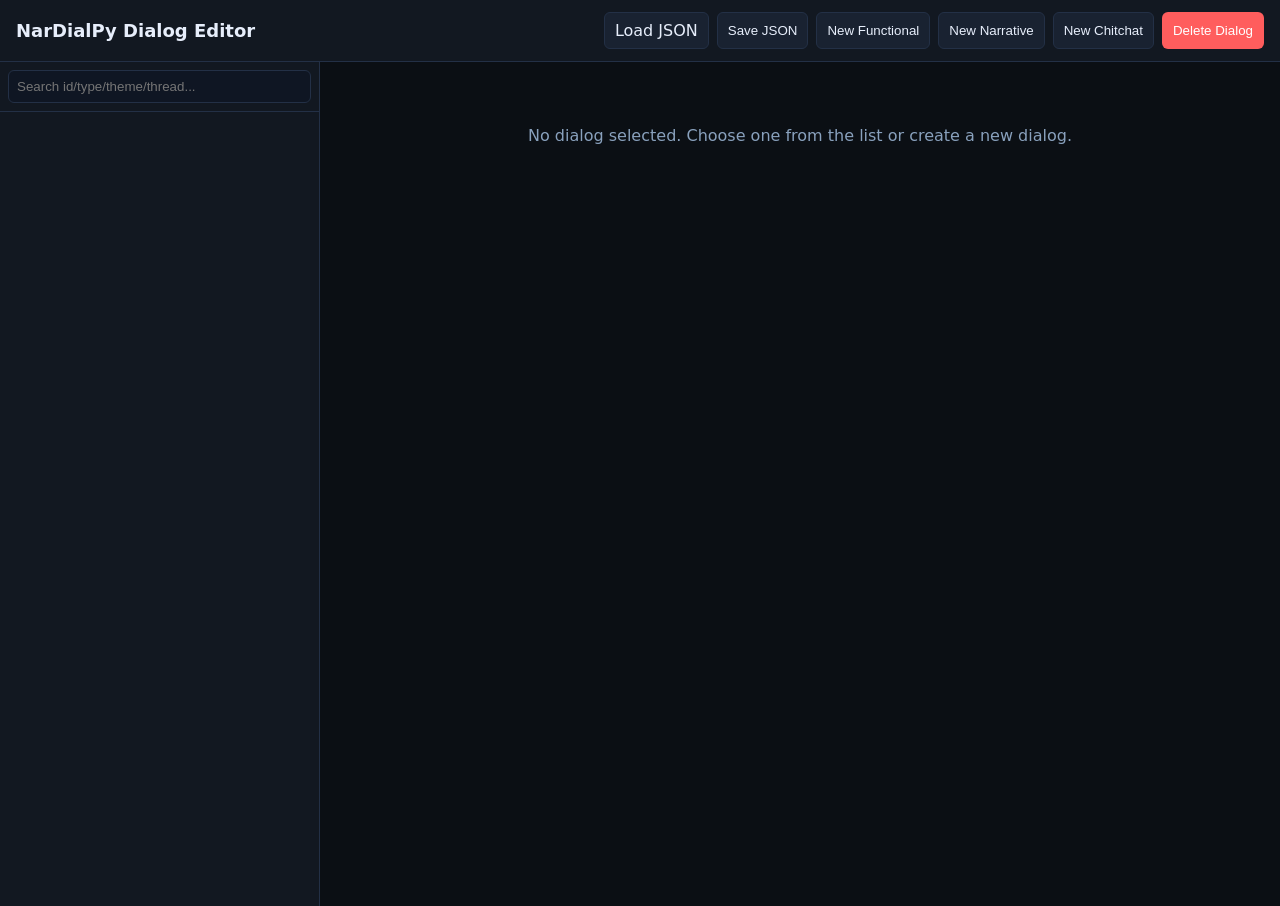
<file: src/index.html>
<!doctype html>
<html lang="en">
<head>
  <meta charset="utf-8" />
  <meta name="viewport" content="width=device-width, initial-scale=1" />
  <title>NarDialPy Dialog Editor</title>
  <link rel="stylesheet" href="style.css" />
</head>
<body>
  <header>
    <h1>NarDialPy Dialog Editor</h1>
    <div class="toolbar">
      <label class="btn">Load JSON <input type="file" id="fileInput" accept="application/json" hidden /></label>
      <button id="saveBtn" class="btn">Save JSON</button>
      <button id="newFunctionalBtn" class="btn">New Functional</button>
      <button id="newNarrativeBtn" class="btn">New Narrative</button>
      <button id="newChitchatBtn" class="btn">New Chitchat</button>
      <button id="deleteDialogBtn" class="btn danger" disabled>Delete Dialog</button>
    </div>
  </header>

  <main>
    <aside>
      <div class="search">
        <input id="searchBox" placeholder="Search id/type/theme/thread..." />
      </div>
      <ul id="dialogList"></ul>
    </aside>

    <section id="editor">
      <div id="emptyState">No dialog selected. Choose one from the list or create a new dialog.</div>
      <form id="dialogForm" class="hidden">
        <div class="grid">
          <label>ID <input id="dlg_id" /></label>
          <label>Type
            <select id="dlg_type">
              <option value="functional">functional</option>
              <option value="narrative">narrative</option>
              <option value="chitchat">chitchat</option>
            </select>
          </label>
          <label class="type-functional">functional_type <input id="dlg_functional_type" /></label>
          <label class="type-narrative">thread <input id="dlg_thread" /></label>
          <label class="type-narrative">position <input id="dlg_position" type="number" min="0" step="1" /></label>
          <label class="type-chitchat">theme <input id="dlg_theme" /></label>
          <label class="type-chitchat">topics (comma) <input id="dlg_topics" placeholder="sea, forest, beach"/></label>
        </div>

        <div class="grid">
          <label>dependencies (comma) <input id="dlg_deps" placeholder="greeting, likes_dogs"/></label>
          <label>variable_dependencies (comma names) <input id="dlg_vdeps" placeholder="favorite_animal, likes_dogs"/></label>
        </div>

        <h3>Moves</h3>
        <div id="moves"></div>
        <button type="button" id="addMoveBtn" class="btn">+ Add move</button>

        <div class="actions">
          <button type="button" id="applyBtn" class="btn primary">Apply changes</button>
        </div>
      </form>
    </section>
  </main>

  <template id="moveRowTmpl">
    <div class="move-row">
      <div class="move-head">
        <select class="mv-type">
          <option value="say">say</option>
          <option value="ask_yesno">ask_yesno</option>
          <option value="ask_open">ask_open</option>
          <option value="ask_options">ask_options</option>
          <option value="play">play</option>
        </select>
        <button type="button" class="btn btn-sm move-up">↑</button>
        <button type="button" class="btn btn-sm move-down">↓</button>
        <button type="button" class="btn btn-sm danger move-del">🗑</button>
      </div>
      <div class="move-fields">
        <label>text <input class="mv-text" /></label>
        <label>branch <input class="mv-branch" placeholder="optional"/></label>
        <label class="for-ask_options">options (comma) <input class="mv-options" placeholder="sea, forest"/></label>
        <label>set_variable <input class="mv-setvar" placeholder="favorite_animal"/></label>
        <label class="for-ask_yesno">add_interest <input class="mv-addinterest" placeholder="dogs"/></label>
        <label class="for-ask_open">add_interest_from_answer <input type="checkbox" class="mv-add-from-answer"/></label>
        <label class="for-ask_options">add_interest_from_variable <input type="checkbox" class="mv-add-from-var"/></label>
        <label>next (JSON) <textarea class="mv-next" rows="2" placeholder='{"yes":"y","no":"n","fail":"n"}'></textarea></label>
        <label class="for-play">audio <input class="mv-audio" placeholder="resources/sounds/file.wav"/></label>
      </div>
    </div>
  </template>

  <script src="app.js"></script>
</body>
</html>
</file>
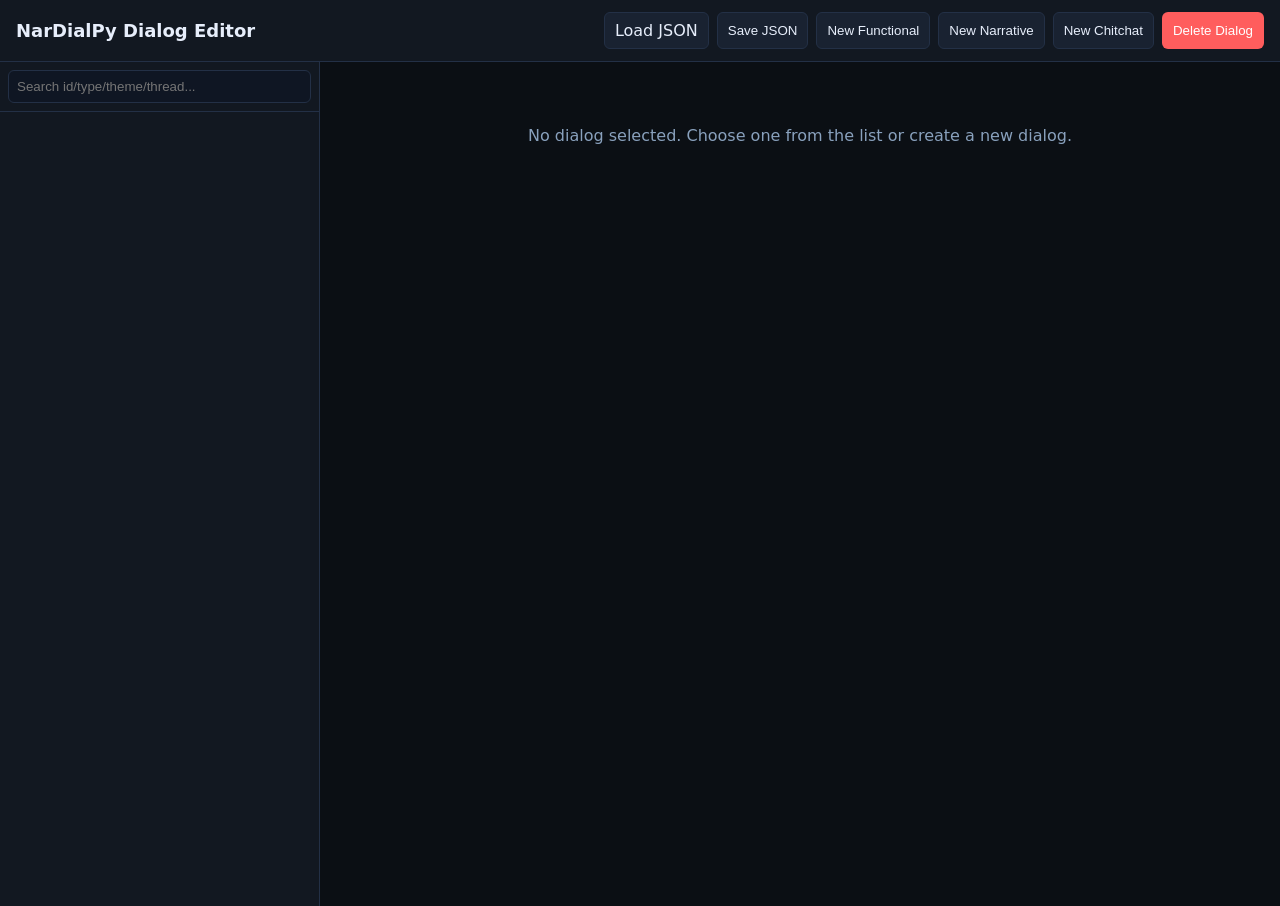
<file: web/authoring/index.html>
<!doctype html>
<html lang="en">
<head>
  <meta charset="utf-8" />
  <meta name="viewport" content="width=device-width, initial-scale=1" />
  <title>NarDialPy Dialog Editor</title>
  <link rel="stylesheet" href="style.css" />
</head>
<body>
  <header>
    <h1>NarDialPy Dialog Editor</h1>
    <div class="toolbar">
      <label class="btn">Load JSON <input type="file" id="fileInput" accept="application/json" hidden /></label>
      <button id="saveBtn" class="btn">Save JSON</button>
      <button id="newFunctionalBtn" class="btn">New Functional</button>
      <button id="newNarrativeBtn" class="btn">New Narrative</button>
      <button id="newChitchatBtn" class="btn">New Chitchat</button>
      <button id="deleteDialogBtn" class="btn danger" disabled>Delete Dialog</button>
    </div>
  </header>

  <main>
    <aside>
      <div class="search">
        <input id="searchBox" placeholder="Search id/type/theme/thread..." />
      </div>
      <ul id="dialogList"></ul>
    </aside>

    <section id="editor">
      <div id="emptyState">No dialog selected. Choose one from the list or create a new dialog.</div>
      <form id="dialogForm" class="hidden">
        <div class="grid">
          <label>ID <input id="dlg_id" /></label>
          <label>Type
            <select id="dlg_type">
              <option value="functional">functional</option>
              <option value="narrative">narrative</option>
              <option value="chitchat">chitchat</option>
            </select>
          </label>
          <label class="type-functional">functional_type <input id="dlg_functional_type" /></label>
          <label class="type-narrative">thread <input id="dlg_thread" /></label>
          <label class="type-narrative">position <input id="dlg_position" type="number" min="0" step="1" /></label>
          <label class="type-chitchat">theme <input id="dlg_theme" /></label>
          <label class="type-chitchat">topics (comma) <input id="dlg_topics" placeholder="sea, forest, beach"/></label>
        </div>

        <div class="grid">
          <label>dependencies (comma) <input id="dlg_deps" placeholder="greeting, likes_dogs"/></label>
          <label>variable_dependencies (comma names) <input id="dlg_vdeps" placeholder="favorite_animal, likes_dogs"/></label>
        </div>

        <h3>Moves</h3>
        <div id="moves"></div>
        <button type="button" id="addMoveBtn" class="btn">+ Add move</button>

        <div class="actions">
          <button type="button" id="applyBtn" class="btn primary">Apply changes</button>
        </div>
      </form>
    </section>
  </main>

  <template id="moveRowTmpl">
    <div class="move-row">
      <div class="move-head">
        <select class="mv-type">
          <option value="say">say</option>
          <option value="say_options">say_options</option>
          <option value="ask_yesno">ask_yesno</option>
          <option value="ask_open">ask_open</option>
          <option value="ask_options">ask_options</option>
          <option value="play">play</option>
        </select>
        <button type="button" class="btn btn-sm move-up">↑</button>
        <button type="button" class="btn btn-sm move-down">↓</button>
        <button type="button" class="btn btn-sm danger move-del">🗑</button>
      </div>
      <div class="move-fields">
        <label>text <input class="mv-text" /></label>
        <label>branch <input class="mv-branch" placeholder="optional"/></label>
        <label class="for-ask_options for-say_options">options (comma) <input class="mv-options" placeholder="sea, forest"/></label>
        <label>set_variable <input class="mv-setvar" placeholder="favorite_animal"/></label>
        <label class="for-ask_yesno">add_interest <input class="mv-addinterest" placeholder="dogs"/></label>
        <label class="for-ask_open">add_interest_from_answer <input type="checkbox" class="mv-add-from-answer"/></label>
        <label class="for-ask_options">add_interest_from_variable <input type="checkbox" class="mv-add-from-var"/></label>
        <label>next (JSON) <textarea class="mv-next" rows="2" placeholder='{"yes":"y","no":"n","fail":"n"}'></textarea></label>
        <label class="for-play">audio <input class="mv-audio" placeholder="resources/sounds/file.wav"/></label>
      </div>
    </div>
  </template>

  <script src="app.js"></script>
</body>
</html>
</file>
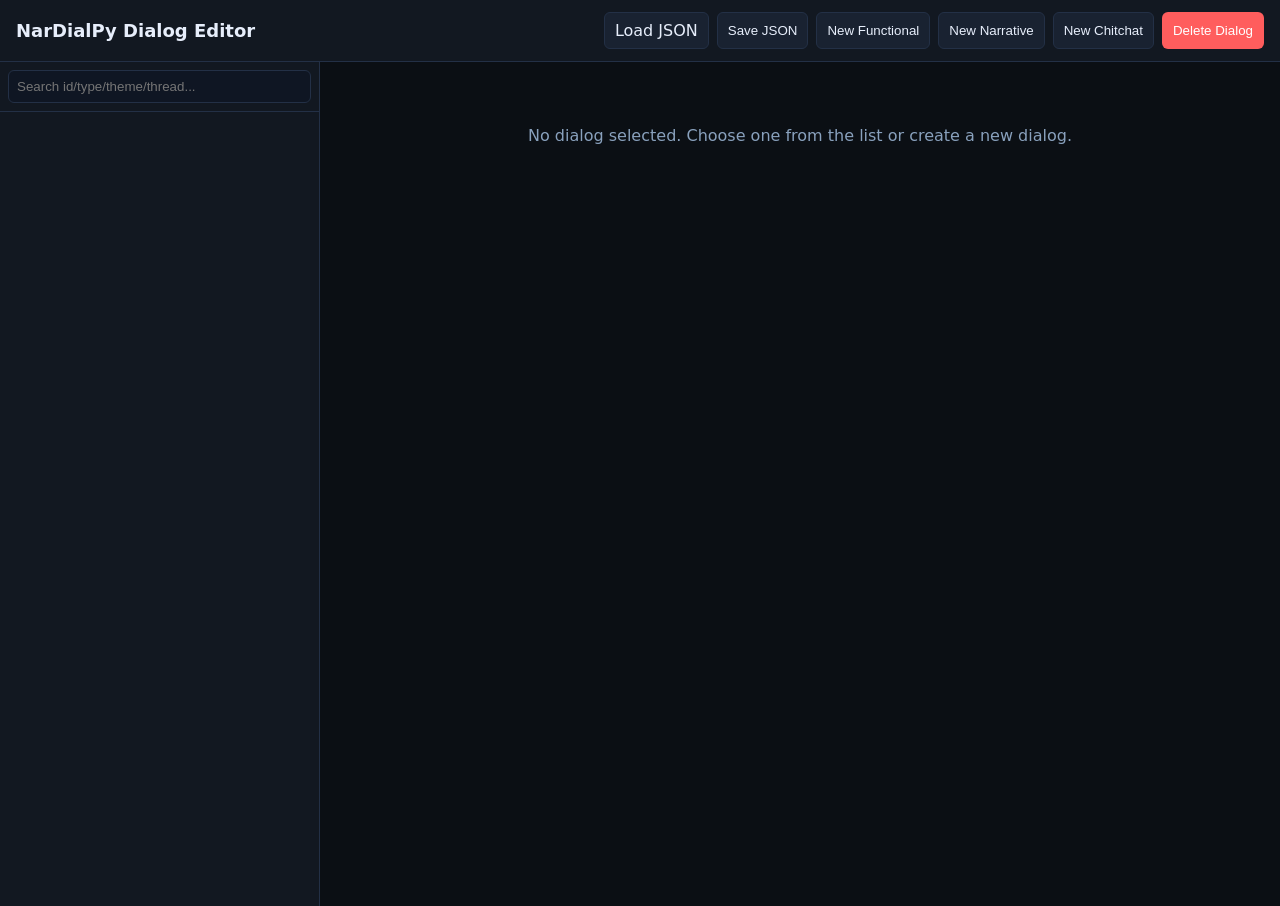
<file: src/nardial/web/authoring/index.html>
<!doctype html>
<html lang="en">
<head>
  <meta charset="utf-8" />
  <meta name="viewport" content="width=device-width, initial-scale=1" />
  <title>NarDialPy Dialog Editor</title>
  <link rel="stylesheet" href="style.css" />
</head>
<body>
  <header>
    <h1>NarDialPy Dialog Editor</h1>
    <div class="toolbar">
      <label class="btn">Load JSON <input type="file" id="fileInput" accept="application/json" hidden /></label>
      <button id="saveBtn" class="btn">Save JSON</button>
      <button id="newFunctionalBtn" class="btn">New Functional</button>
      <button id="newNarrativeBtn" class="btn">New Narrative</button>
      <button id="newChitchatBtn" class="btn">New Chitchat</button>
      <button id="deleteDialogBtn" class="btn danger" disabled>Delete Dialog</button>
    </div>
  </header>

  <main>
    <aside>
      <div class="search">
        <input id="searchBox" placeholder="Search id/type/theme/thread..." />
      </div>
      <ul id="dialogList"></ul>
    </aside>

    <section id="editor">
      <div id="emptyState">No dialog selected. Choose one from the list or create a new dialog.</div>
      <form id="dialogForm" class="hidden">
        <div class="grid">
          <label>ID <input id="dlg_id" /></label>
          <label>Type
            <select id="dlg_type">
              <option value="functional">functional</option>
              <option value="narrative">narrative</option>
              <option value="chitchat">chitchat</option>
            </select>
          </label>
          <label class="type-functional">functional_type <input id="dlg_functional_type" /></label>
          <label class="type-narrative">thread <input id="dlg_thread" /></label>
          <label class="type-narrative">position <input id="dlg_position" type="number" min="0" step="1" /></label>
          <label class="type-chitchat">theme <input id="dlg_theme" /></label>
          <label class="type-chitchat">topics (comma) <input id="dlg_topics" placeholder="sea, forest, beach"/></label>
        </div>

        <div class="grid">
          <label>dependencies (comma) <input id="dlg_deps" placeholder="greeting, likes_dogs"/></label>
          <label>variable_dependencies (comma names) <input id="dlg_vdeps" placeholder="favorite_animal, likes_dogs"/></label>
        </div>

        <h3>Moves</h3>
        <div id="moves"></div>
        <button type="button" id="addMoveBtn" class="btn">+ Add move</button>

        <div class="actions">
          <button type="button" id="applyBtn" class="btn primary">Apply changes</button>
        </div>
      </form>
    </section>
  </main>

  <template id="moveRowTmpl">
    <div class="move-row">
      <div class="move-head">
        <select class="mv-type">
          <option value="say">say</option>
          <option value="ask_yesno">ask_yesno</option>
          <option value="ask_open">ask_open</option>
          <option value="ask_options">ask_options</option>
          <option value="play">play</option>
        </select>
        <button type="button" class="btn btn-sm move-up">↑</button>
        <button type="button" class="btn btn-sm move-down">↓</button>
        <button type="button" class="btn btn-sm danger move-del">🗑</button>
      </div>
      <div class="move-fields">
        <label>text <input class="mv-text" /></label>
        <label>branch <input class="mv-branch" placeholder="optional"/></label>
        <label class="for-ask_options">options (comma) <input class="mv-options" placeholder="sea, forest"/></label>
        <label>set_variable <input class="mv-setvar" placeholder="favorite_animal"/></label>
        <label class="for-ask_yesno">add_interest <input class="mv-addinterest" placeholder="dogs"/></label>
        <label class="for-ask_open">add_interest_from_answer <input type="checkbox" class="mv-add-from-answer"/></label>
        <label class="for-ask_options">add_interest_from_variable <input type="checkbox" class="mv-add-from-var"/></label>
        <label>next (JSON) <textarea class="mv-next" rows="2" placeholder='{"yes":"y","no":"n","fail":"n"}'></textarea></label>
        <label class="for-play">audio <input class="mv-audio" placeholder="resources/sounds/file.wav"/></label>
      </div>
    </div>
  </template>

  <script src="app.js"></script>
</body>
</html>
</file>
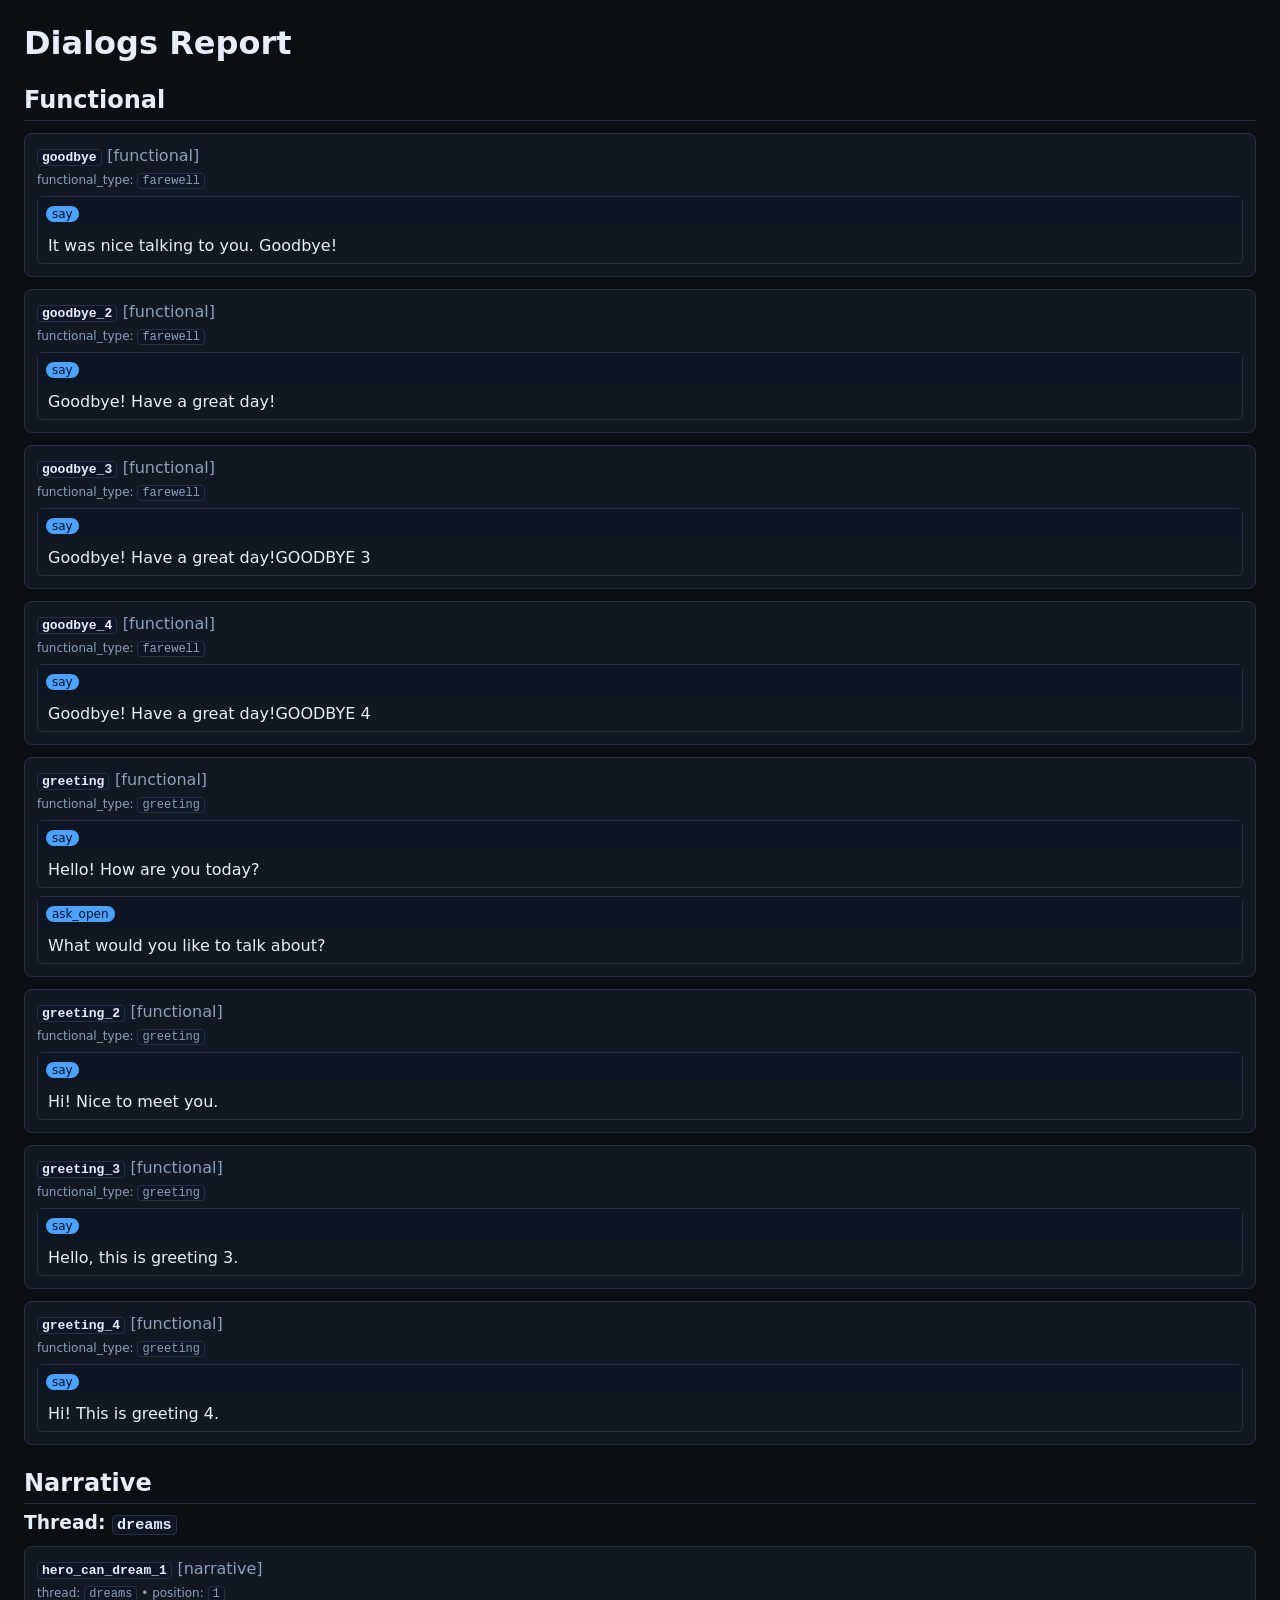
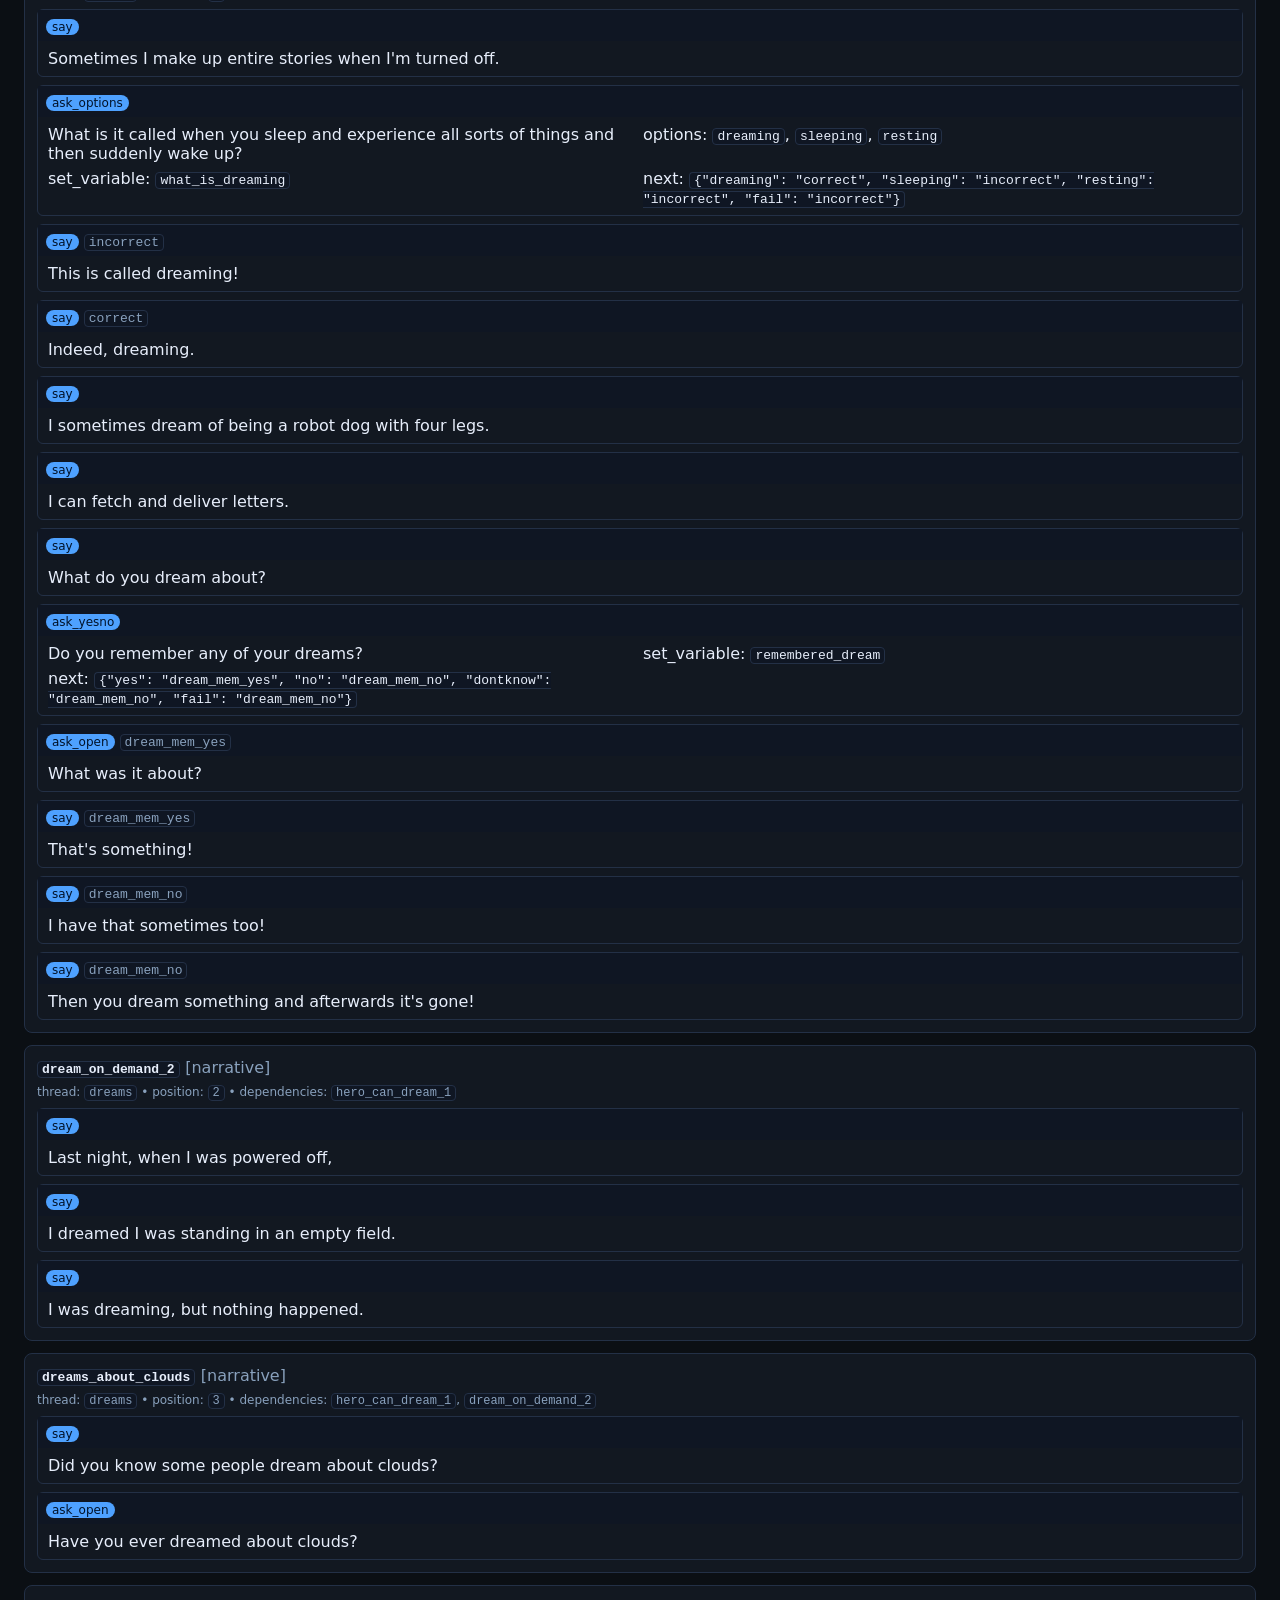
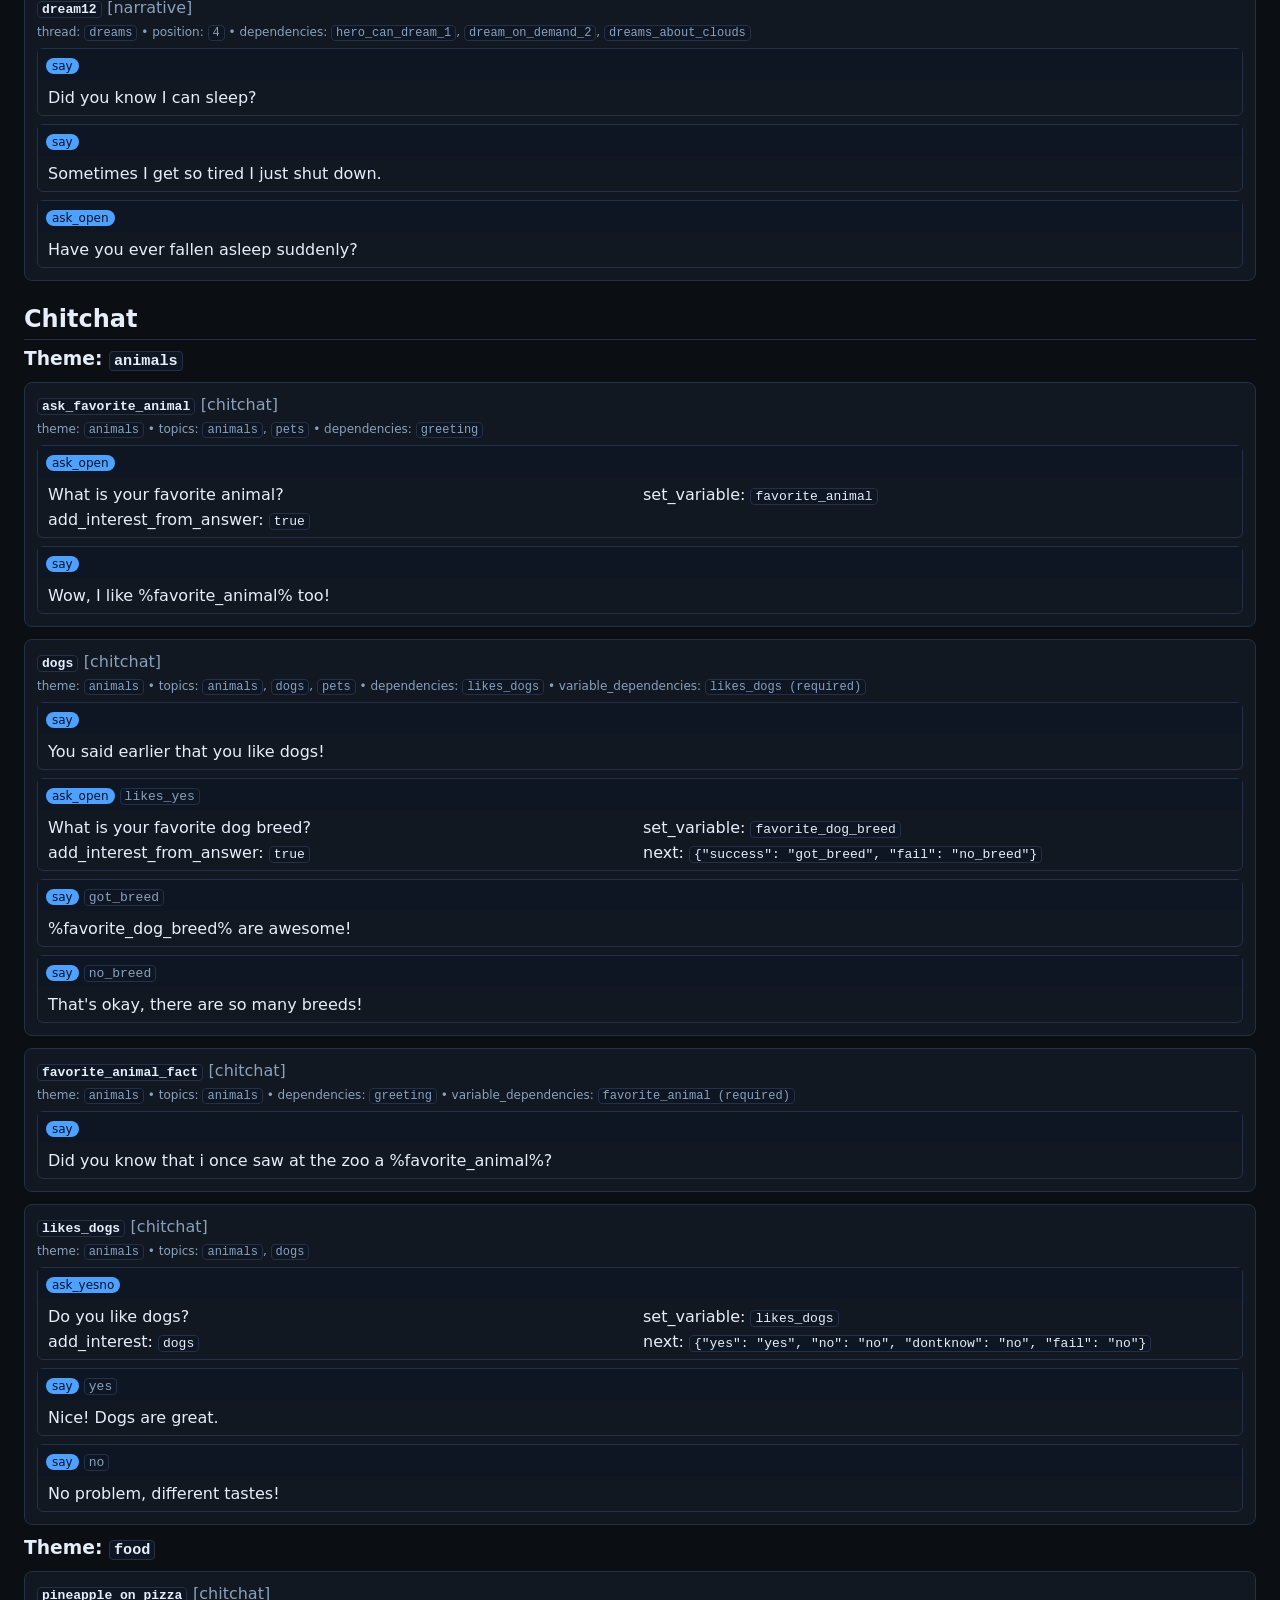
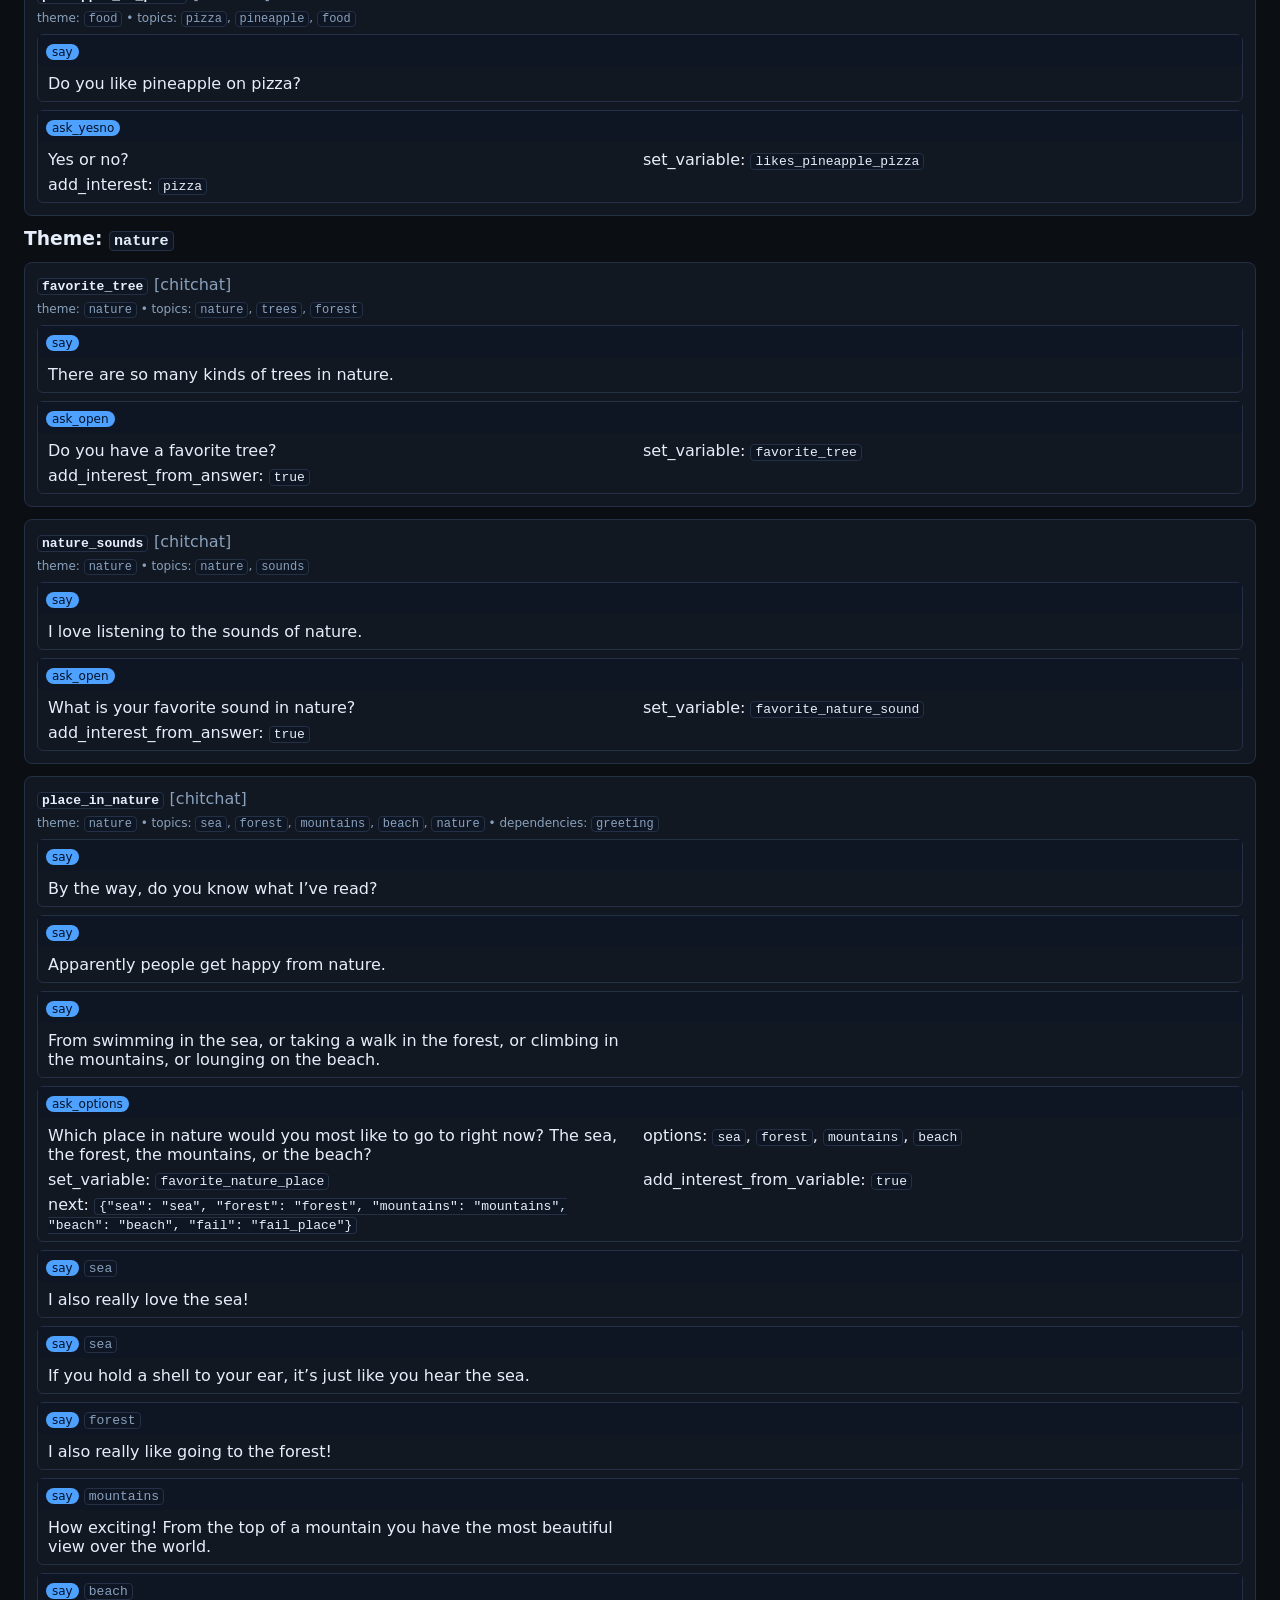
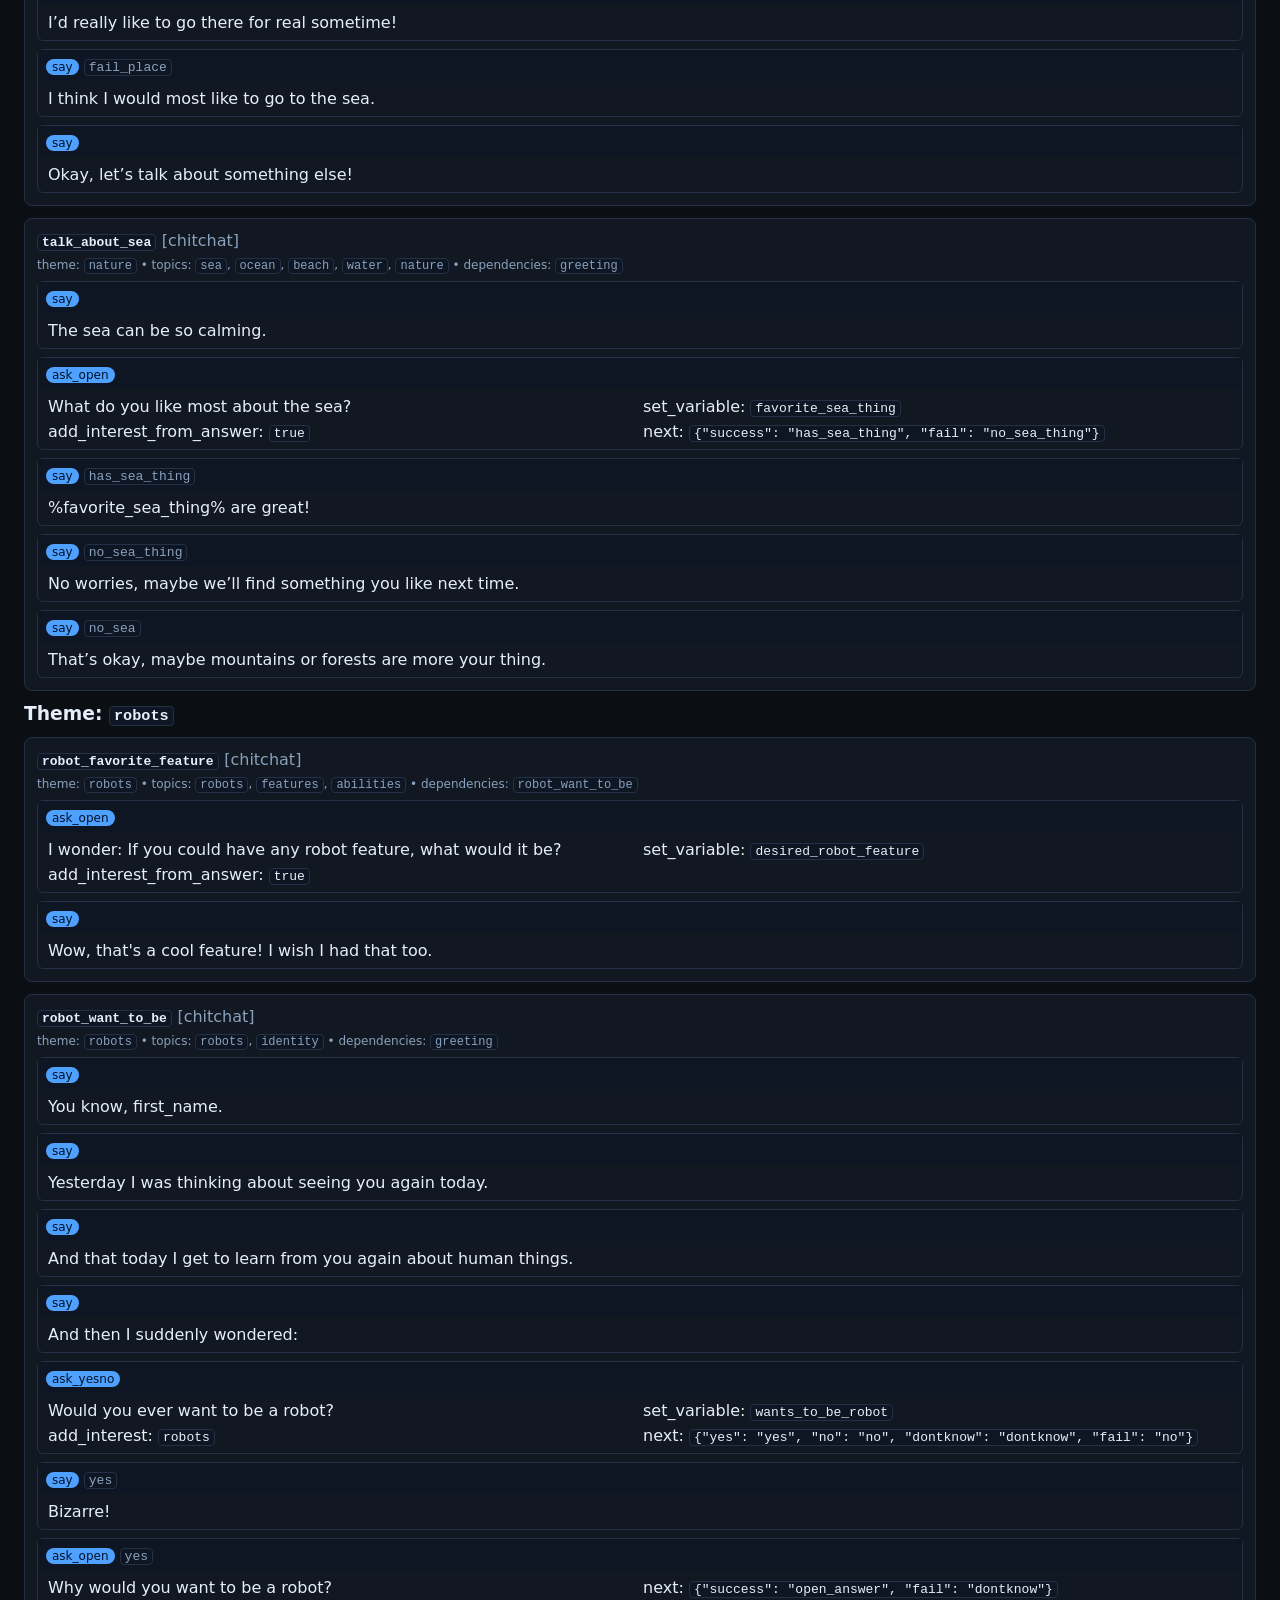
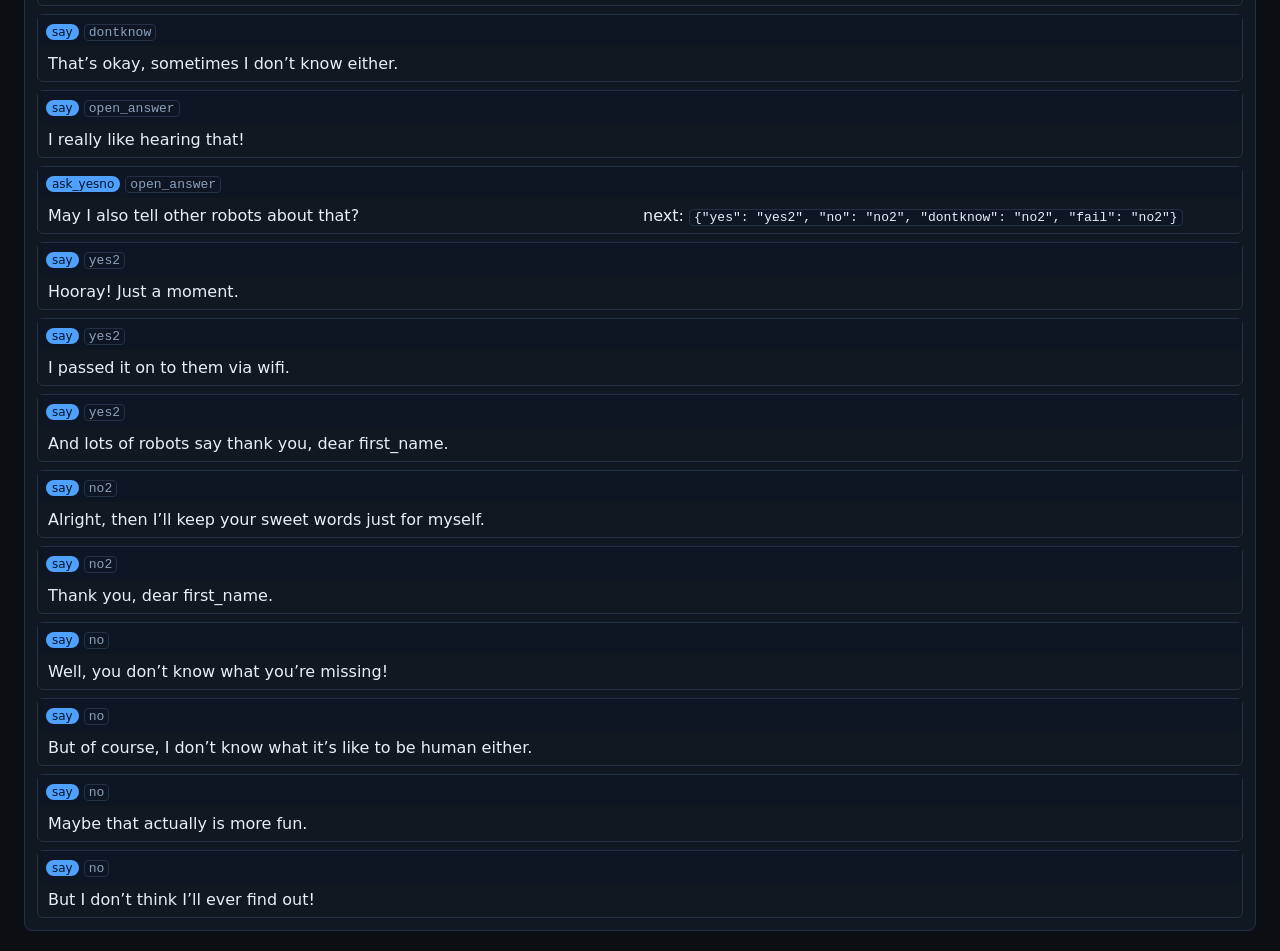
<file: web/authoring/dialogs_report.html>
<!doctype html>
    <html lang="en">
<meta charset="utf-8">
<title>Dialogs Report</title>
    
    <style>
      body{font-family:system-ui,-apple-system,Segoe UI,Roboto,Arial;background:#0b0f14;color:#e7eefb;margin:0;padding:24px}
      h1,h2,h3,h4{margin:0 0 8px 0}
      h2{margin-top:24px;border-bottom:1px solid #233046;padding-bottom:6px}
      section{margin-bottom:24px}
      .dialog{border:1px solid #233046;border-radius:8px;margin:12px 0;padding:12px;background:#121821}
      .dtype{color:#89a1bd;font-weight:normal}
      .meta{color:#89a1bd;font-size:12px;margin-bottom:8px}
      .moves{display:flex;flex-direction:column;gap:8px}
      .move{border:1px solid #233046;border-radius:6px}
      .mv-head{background:#0f1623;padding:6px 8px}
      .mv-type{background:#4ea1ff;color:#001229;padding:1px 6px;border-radius:999px;font-size:12px}
      .branch{color:#89a1bd}
      .mv-body{padding:8px 10px;display:grid;grid-template-columns:repeat(2,minmax(0,1fr));gap:6px}
      code{background:#0f1623;border:1px solid #233046;border-radius:4px;padding:0 4px}
      .thread,.theme{margin:8px 0}
    </style>
    
    <h1>Dialogs Report</h1>
    <section><h2>Functional</h2>
    <article class="dialog">
      <h4><code>goodbye</code> <span class="dtype">[functional]</span></h4>
      <div class="meta">functional_type: <code>farewell</code></div>
      <div class="moves">
            <div class="move">
              <div class="mv-head"><span class="mv-type">say</span> </div>
              <div class="mv-body"><div class=mv-text>It was nice talking to you. Goodbye!</div></div>
            </div>
            </div>
    </article>
    
    <article class="dialog">
      <h4><code>goodbye_2</code> <span class="dtype">[functional]</span></h4>
      <div class="meta">functional_type: <code>farewell</code></div>
      <div class="moves">
            <div class="move">
              <div class="mv-head"><span class="mv-type">say</span> </div>
              <div class="mv-body"><div class=mv-text>Goodbye! Have a great day!</div></div>
            </div>
            </div>
    </article>
    
    <article class="dialog">
      <h4><code>goodbye_3</code> <span class="dtype">[functional]</span></h4>
      <div class="meta">functional_type: <code>farewell</code></div>
      <div class="moves">
            <div class="move">
              <div class="mv-head"><span class="mv-type">say</span> </div>
              <div class="mv-body"><div class=mv-text>Goodbye! Have a great day!GOODBYE 3</div></div>
            </div>
            </div>
    </article>
    
    <article class="dialog">
      <h4><code>goodbye_4</code> <span class="dtype">[functional]</span></h4>
      <div class="meta">functional_type: <code>farewell</code></div>
      <div class="moves">
            <div class="move">
              <div class="mv-head"><span class="mv-type">say</span> </div>
              <div class="mv-body"><div class=mv-text>Goodbye! Have a great day!GOODBYE 4</div></div>
            </div>
            </div>
    </article>
    
    <article class="dialog">
      <h4><code>greeting</code> <span class="dtype">[functional]</span></h4>
      <div class="meta">functional_type: <code>greeting</code></div>
      <div class="moves">
            <div class="move">
              <div class="mv-head"><span class="mv-type">say</span> </div>
              <div class="mv-body"><div class=mv-text>Hello! How are you today?</div></div>
            </div>
            

            <div class="move">
              <div class="mv-head"><span class="mv-type">ask_open</span> </div>
              <div class="mv-body"><div class=mv-text>What would you like to talk about?</div></div>
            </div>
            </div>
    </article>
    
    <article class="dialog">
      <h4><code>greeting_2</code> <span class="dtype">[functional]</span></h4>
      <div class="meta">functional_type: <code>greeting</code></div>
      <div class="moves">
            <div class="move">
              <div class="mv-head"><span class="mv-type">say</span> </div>
              <div class="mv-body"><div class=mv-text>Hi! Nice to meet you.</div></div>
            </div>
            </div>
    </article>
    
    <article class="dialog">
      <h4><code>greeting_3</code> <span class="dtype">[functional]</span></h4>
      <div class="meta">functional_type: <code>greeting</code></div>
      <div class="moves">
            <div class="move">
              <div class="mv-head"><span class="mv-type">say</span> </div>
              <div class="mv-body"><div class=mv-text>Hello, this is greeting 3.</div></div>
            </div>
            </div>
    </article>
    
    <article class="dialog">
      <h4><code>greeting_4</code> <span class="dtype">[functional]</span></h4>
      <div class="meta">functional_type: <code>greeting</code></div>
      <div class="moves">
            <div class="move">
              <div class="mv-head"><span class="mv-type">say</span> </div>
              <div class="mv-body"><div class=mv-text>Hi! This is greeting 4.</div></div>
            </div>
            </div>
    </article>
    </section>
    <section><h2>Narrative</h2><div class=thread><h3>Thread: <code>dreams</code></h3>
    <article class="dialog">
      <h4><code>hero_can_dream_1</code> <span class="dtype">[narrative]</span></h4>
      <div class="meta">thread: <code>dreams</code> • position: <code>1</code></div>
      <div class="moves">
            <div class="move">
              <div class="mv-head"><span class="mv-type">say</span> </div>
              <div class="mv-body"><div class=mv-text>Sometimes I make up entire stories when I&#x27;m turned off.</div></div>
            </div>
            

            <div class="move">
              <div class="mv-head"><span class="mv-type">ask_options</span> </div>
              <div class="mv-body"><div class=mv-text>What is it called when you sleep and experience all sorts of things and then suddenly wake up?</div><div class=mv-options>options: <code>dreaming</code>, <code>sleeping</code>, <code>resting</code></div><div class=mv-set>set_variable: <code>what_is_dreaming</code></div><div class=mv-next>next: <code>{&quot;dreaming&quot;: &quot;correct&quot;, &quot;sleeping&quot;: &quot;incorrect&quot;, &quot;resting&quot;: &quot;incorrect&quot;, &quot;fail&quot;: &quot;incorrect&quot;}</code></div></div>
            </div>
            

            <div class="move">
              <div class="mv-head"><span class="mv-type">say</span> <code class=branch>incorrect</code></div>
              <div class="mv-body"><div class=mv-text>This is called dreaming!</div></div>
            </div>
            

            <div class="move">
              <div class="mv-head"><span class="mv-type">say</span> <code class=branch>correct</code></div>
              <div class="mv-body"><div class=mv-text>Indeed, dreaming.</div></div>
            </div>
            

            <div class="move">
              <div class="mv-head"><span class="mv-type">say</span> </div>
              <div class="mv-body"><div class=mv-text>I sometimes dream of being a robot dog with four legs.</div></div>
            </div>
            

            <div class="move">
              <div class="mv-head"><span class="mv-type">say</span> </div>
              <div class="mv-body"><div class=mv-text>I can fetch and deliver letters.</div></div>
            </div>
            

            <div class="move">
              <div class="mv-head"><span class="mv-type">say</span> </div>
              <div class="mv-body"><div class=mv-text>What do you dream about?</div></div>
            </div>
            

            <div class="move">
              <div class="mv-head"><span class="mv-type">ask_yesno</span> </div>
              <div class="mv-body"><div class=mv-text>Do you remember any of your dreams?</div><div class=mv-set>set_variable: <code>remembered_dream</code></div><div class=mv-next>next: <code>{&quot;yes&quot;: &quot;dream_mem_yes&quot;, &quot;no&quot;: &quot;dream_mem_no&quot;, &quot;dontknow&quot;: &quot;dream_mem_no&quot;, &quot;fail&quot;: &quot;dream_mem_no&quot;}</code></div></div>
            </div>
            

            <div class="move">
              <div class="mv-head"><span class="mv-type">ask_open</span> <code class=branch>dream_mem_yes</code></div>
              <div class="mv-body"><div class=mv-text>What was it about?</div></div>
            </div>
            

            <div class="move">
              <div class="mv-head"><span class="mv-type">say</span> <code class=branch>dream_mem_yes</code></div>
              <div class="mv-body"><div class=mv-text>That&#x27;s something!</div></div>
            </div>
            

            <div class="move">
              <div class="mv-head"><span class="mv-type">say</span> <code class=branch>dream_mem_no</code></div>
              <div class="mv-body"><div class=mv-text>I have that sometimes too!</div></div>
            </div>
            

            <div class="move">
              <div class="mv-head"><span class="mv-type">say</span> <code class=branch>dream_mem_no</code></div>
              <div class="mv-body"><div class=mv-text>Then you dream something and afterwards it&#x27;s gone!</div></div>
            </div>
            </div>
    </article>
    
    <article class="dialog">
      <h4><code>dream_on_demand_2</code> <span class="dtype">[narrative]</span></h4>
      <div class="meta">thread: <code>dreams</code> • position: <code>2</code> • dependencies: <code>hero_can_dream_1</code></div>
      <div class="moves">
            <div class="move">
              <div class="mv-head"><span class="mv-type">say</span> </div>
              <div class="mv-body"><div class=mv-text>Last night, when I was powered off,</div></div>
            </div>
            

            <div class="move">
              <div class="mv-head"><span class="mv-type">say</span> </div>
              <div class="mv-body"><div class=mv-text>I dreamed I was standing in an empty field.</div></div>
            </div>
            

            <div class="move">
              <div class="mv-head"><span class="mv-type">say</span> </div>
              <div class="mv-body"><div class=mv-text>I was dreaming, but nothing happened.</div></div>
            </div>
            </div>
    </article>
    
    <article class="dialog">
      <h4><code>dreams_about_clouds</code> <span class="dtype">[narrative]</span></h4>
      <div class="meta">thread: <code>dreams</code> • position: <code>3</code> • dependencies: <code>hero_can_dream_1</code>, <code>dream_on_demand_2</code></div>
      <div class="moves">
            <div class="move">
              <div class="mv-head"><span class="mv-type">say</span> </div>
              <div class="mv-body"><div class=mv-text>Did you know some people dream about clouds?</div></div>
            </div>
            

            <div class="move">
              <div class="mv-head"><span class="mv-type">ask_open</span> </div>
              <div class="mv-body"><div class=mv-text>Have you ever dreamed about clouds?</div></div>
            </div>
            </div>
    </article>
    
    <article class="dialog">
      <h4><code>dream12</code> <span class="dtype">[narrative]</span></h4>
      <div class="meta">thread: <code>dreams</code> • position: <code>4</code> • dependencies: <code>hero_can_dream_1</code>, <code>dream_on_demand_2</code>, <code>dreams_about_clouds</code></div>
      <div class="moves">
            <div class="move">
              <div class="mv-head"><span class="mv-type">say</span> </div>
              <div class="mv-body"><div class=mv-text>Did you know I can sleep?</div></div>
            </div>
            

            <div class="move">
              <div class="mv-head"><span class="mv-type">say</span> </div>
              <div class="mv-body"><div class=mv-text>Sometimes I get so tired I just shut down.</div></div>
            </div>
            

            <div class="move">
              <div class="mv-head"><span class="mv-type">ask_open</span> </div>
              <div class="mv-body"><div class=mv-text>Have you ever fallen asleep suddenly?</div></div>
            </div>
            </div>
    </article>
    </div></section>
    <section><h2>Chitchat</h2><div class=theme><h3>Theme: <code>animals</code></h3>
    <article class="dialog">
      <h4><code>ask_favorite_animal</code> <span class="dtype">[chitchat]</span></h4>
      <div class="meta">theme: <code>animals</code> • topics: <code>animals</code>, <code>pets</code> • dependencies: <code>greeting</code></div>
      <div class="moves">
            <div class="move">
              <div class="mv-head"><span class="mv-type">ask_open</span> </div>
              <div class="mv-body"><div class=mv-text>What is your favorite animal?</div><div class=mv-set>set_variable: <code>favorite_animal</code></div><div class=mv-add>add_interest_from_answer: <code>true</code></div></div>
            </div>
            

            <div class="move">
              <div class="mv-head"><span class="mv-type">say</span> </div>
              <div class="mv-body"><div class=mv-text>Wow, I like %favorite_animal% too!</div></div>
            </div>
            </div>
    </article>
    
    <article class="dialog">
      <h4><code>dogs</code> <span class="dtype">[chitchat]</span></h4>
      <div class="meta">theme: <code>animals</code> • topics: <code>animals</code>, <code>dogs</code>, <code>pets</code> • dependencies: <code>likes_dogs</code> • variable_dependencies: <code>likes_dogs (required)</code></div>
      <div class="moves">
            <div class="move">
              <div class="mv-head"><span class="mv-type">say</span> </div>
              <div class="mv-body"><div class=mv-text>You said earlier that you like dogs!</div></div>
            </div>
            

            <div class="move">
              <div class="mv-head"><span class="mv-type">ask_open</span> <code class=branch>likes_yes</code></div>
              <div class="mv-body"><div class=mv-text>What is your favorite dog breed?</div><div class=mv-set>set_variable: <code>favorite_dog_breed</code></div><div class=mv-add>add_interest_from_answer: <code>true</code></div><div class=mv-next>next: <code>{&quot;success&quot;: &quot;got_breed&quot;, &quot;fail&quot;: &quot;no_breed&quot;}</code></div></div>
            </div>
            

            <div class="move">
              <div class="mv-head"><span class="mv-type">say</span> <code class=branch>got_breed</code></div>
              <div class="mv-body"><div class=mv-text>%favorite_dog_breed% are awesome!</div></div>
            </div>
            

            <div class="move">
              <div class="mv-head"><span class="mv-type">say</span> <code class=branch>no_breed</code></div>
              <div class="mv-body"><div class=mv-text>That&#x27;s okay, there are so many breeds!</div></div>
            </div>
            </div>
    </article>
    
    <article class="dialog">
      <h4><code>favorite_animal_fact</code> <span class="dtype">[chitchat]</span></h4>
      <div class="meta">theme: <code>animals</code> • topics: <code>animals</code> • dependencies: <code>greeting</code> • variable_dependencies: <code>favorite_animal (required)</code></div>
      <div class="moves">
            <div class="move">
              <div class="mv-head"><span class="mv-type">say</span> </div>
              <div class="mv-body"><div class=mv-text>Did you know that i once saw at the zoo a %favorite_animal%?</div></div>
            </div>
            </div>
    </article>
    
    <article class="dialog">
      <h4><code>likes_dogs</code> <span class="dtype">[chitchat]</span></h4>
      <div class="meta">theme: <code>animals</code> • topics: <code>animals</code>, <code>dogs</code></div>
      <div class="moves">
            <div class="move">
              <div class="mv-head"><span class="mv-type">ask_yesno</span> </div>
              <div class="mv-body"><div class=mv-text>Do you like dogs?</div><div class=mv-set>set_variable: <code>likes_dogs</code></div><div class=mv-add>add_interest: <code>dogs</code></div><div class=mv-next>next: <code>{&quot;yes&quot;: &quot;yes&quot;, &quot;no&quot;: &quot;no&quot;, &quot;dontknow&quot;: &quot;no&quot;, &quot;fail&quot;: &quot;no&quot;}</code></div></div>
            </div>
            

            <div class="move">
              <div class="mv-head"><span class="mv-type">say</span> <code class=branch>yes</code></div>
              <div class="mv-body"><div class=mv-text>Nice! Dogs are great.</div></div>
            </div>
            

            <div class="move">
              <div class="mv-head"><span class="mv-type">say</span> <code class=branch>no</code></div>
              <div class="mv-body"><div class=mv-text>No problem, different tastes!</div></div>
            </div>
            </div>
    </article>
    </div><div class=theme><h3>Theme: <code>food</code></h3>
    <article class="dialog">
      <h4><code>pineapple_on_pizza</code> <span class="dtype">[chitchat]</span></h4>
      <div class="meta">theme: <code>food</code> • topics: <code>pizza</code>, <code>pineapple</code>, <code>food</code></div>
      <div class="moves">
            <div class="move">
              <div class="mv-head"><span class="mv-type">say</span> </div>
              <div class="mv-body"><div class=mv-text>Do you like pineapple on pizza?</div></div>
            </div>
            

            <div class="move">
              <div class="mv-head"><span class="mv-type">ask_yesno</span> </div>
              <div class="mv-body"><div class=mv-text>Yes or no?</div><div class=mv-set>set_variable: <code>likes_pineapple_pizza</code></div><div class=mv-add>add_interest: <code>pizza</code></div></div>
            </div>
            </div>
    </article>
    </div><div class=theme><h3>Theme: <code>nature</code></h3>
    <article class="dialog">
      <h4><code>favorite_tree</code> <span class="dtype">[chitchat]</span></h4>
      <div class="meta">theme: <code>nature</code> • topics: <code>nature</code>, <code>trees</code>, <code>forest</code></div>
      <div class="moves">
            <div class="move">
              <div class="mv-head"><span class="mv-type">say</span> </div>
              <div class="mv-body"><div class=mv-text>There are so many kinds of trees in nature.</div></div>
            </div>
            

            <div class="move">
              <div class="mv-head"><span class="mv-type">ask_open</span> </div>
              <div class="mv-body"><div class=mv-text>Do you have a favorite tree?</div><div class=mv-set>set_variable: <code>favorite_tree</code></div><div class=mv-add>add_interest_from_answer: <code>true</code></div></div>
            </div>
            </div>
    </article>
    
    <article class="dialog">
      <h4><code>nature_sounds</code> <span class="dtype">[chitchat]</span></h4>
      <div class="meta">theme: <code>nature</code> • topics: <code>nature</code>, <code>sounds</code></div>
      <div class="moves">
            <div class="move">
              <div class="mv-head"><span class="mv-type">say</span> </div>
              <div class="mv-body"><div class=mv-text>I love listening to the sounds of nature.</div></div>
            </div>
            

            <div class="move">
              <div class="mv-head"><span class="mv-type">ask_open</span> </div>
              <div class="mv-body"><div class=mv-text>What is your favorite sound in nature?</div><div class=mv-set>set_variable: <code>favorite_nature_sound</code></div><div class=mv-add>add_interest_from_answer: <code>true</code></div></div>
            </div>
            </div>
    </article>
    
    <article class="dialog">
      <h4><code>place_in_nature</code> <span class="dtype">[chitchat]</span></h4>
      <div class="meta">theme: <code>nature</code> • topics: <code>sea</code>, <code>forest</code>, <code>mountains</code>, <code>beach</code>, <code>nature</code> • dependencies: <code>greeting</code></div>
      <div class="moves">
            <div class="move">
              <div class="mv-head"><span class="mv-type">say</span> </div>
              <div class="mv-body"><div class=mv-text>By the way, do you know what I’ve read?</div></div>
            </div>
            

            <div class="move">
              <div class="mv-head"><span class="mv-type">say</span> </div>
              <div class="mv-body"><div class=mv-text>Apparently people get happy from nature.</div></div>
            </div>
            

            <div class="move">
              <div class="mv-head"><span class="mv-type">say</span> </div>
              <div class="mv-body"><div class=mv-text>From swimming in the sea, or taking a walk in the forest, or climbing in the mountains, or lounging on the beach.</div></div>
            </div>
            

            <div class="move">
              <div class="mv-head"><span class="mv-type">ask_options</span> </div>
              <div class="mv-body"><div class=mv-text>Which place in nature would you most like to go to right now? The sea, the forest, the mountains, or the beach?</div><div class=mv-options>options: <code>sea</code>, <code>forest</code>, <code>mountains</code>, <code>beach</code></div><div class=mv-set>set_variable: <code>favorite_nature_place</code></div><div class=mv-add>add_interest_from_variable: <code>true</code></div><div class=mv-next>next: <code>{&quot;sea&quot;: &quot;sea&quot;, &quot;forest&quot;: &quot;forest&quot;, &quot;mountains&quot;: &quot;mountains&quot;, &quot;beach&quot;: &quot;beach&quot;, &quot;fail&quot;: &quot;fail_place&quot;}</code></div></div>
            </div>
            

            <div class="move">
              <div class="mv-head"><span class="mv-type">say</span> <code class=branch>sea</code></div>
              <div class="mv-body"><div class=mv-text>I also really love the sea!</div></div>
            </div>
            

            <div class="move">
              <div class="mv-head"><span class="mv-type">say</span> <code class=branch>sea</code></div>
              <div class="mv-body"><div class=mv-text>If you hold a shell to your ear, it’s just like you hear the sea.</div></div>
            </div>
            

            <div class="move">
              <div class="mv-head"><span class="mv-type">say</span> <code class=branch>forest</code></div>
              <div class="mv-body"><div class=mv-text>I also really like going to the forest!</div></div>
            </div>
            

            <div class="move">
              <div class="mv-head"><span class="mv-type">say</span> <code class=branch>mountains</code></div>
              <div class="mv-body"><div class=mv-text>How exciting! From the top of a mountain you have the most beautiful view over the world.</div></div>
            </div>
            

            <div class="move">
              <div class="mv-head"><span class="mv-type">say</span> <code class=branch>beach</code></div>
              <div class="mv-body"><div class=mv-text>I’d really like to go there for real sometime!</div></div>
            </div>
            

            <div class="move">
              <div class="mv-head"><span class="mv-type">say</span> <code class=branch>fail_place</code></div>
              <div class="mv-body"><div class=mv-text>I think I would most like to go to the sea.</div></div>
            </div>
            

            <div class="move">
              <div class="mv-head"><span class="mv-type">say</span> </div>
              <div class="mv-body"><div class=mv-text>Okay, let’s talk about something else!</div></div>
            </div>
            </div>
    </article>
    
    <article class="dialog">
      <h4><code>talk_about_sea</code> <span class="dtype">[chitchat]</span></h4>
      <div class="meta">theme: <code>nature</code> • topics: <code>sea</code>, <code>ocean</code>, <code>beach</code>, <code>water</code>, <code>nature</code> • dependencies: <code>greeting</code></div>
      <div class="moves">
            <div class="move">
              <div class="mv-head"><span class="mv-type">say</span> </div>
              <div class="mv-body"><div class=mv-text>The sea can be so calming.</div></div>
            </div>
            

            <div class="move">
              <div class="mv-head"><span class="mv-type">ask_open</span> </div>
              <div class="mv-body"><div class=mv-text>What do you like most about the sea?</div><div class=mv-set>set_variable: <code>favorite_sea_thing</code></div><div class=mv-add>add_interest_from_answer: <code>true</code></div><div class=mv-next>next: <code>{&quot;success&quot;: &quot;has_sea_thing&quot;, &quot;fail&quot;: &quot;no_sea_thing&quot;}</code></div></div>
            </div>
            

            <div class="move">
              <div class="mv-head"><span class="mv-type">say</span> <code class=branch>has_sea_thing</code></div>
              <div class="mv-body"><div class=mv-text>%favorite_sea_thing% are great!</div></div>
            </div>
            

            <div class="move">
              <div class="mv-head"><span class="mv-type">say</span> <code class=branch>no_sea_thing</code></div>
              <div class="mv-body"><div class=mv-text>No worries, maybe we’ll find something you like next time.</div></div>
            </div>
            

            <div class="move">
              <div class="mv-head"><span class="mv-type">say</span> <code class=branch>no_sea</code></div>
              <div class="mv-body"><div class=mv-text>That’s okay, maybe mountains or forests are more your thing.</div></div>
            </div>
            </div>
    </article>
    </div><div class=theme><h3>Theme: <code>robots</code></h3>
    <article class="dialog">
      <h4><code>robot_favorite_feature</code> <span class="dtype">[chitchat]</span></h4>
      <div class="meta">theme: <code>robots</code> • topics: <code>robots</code>, <code>features</code>, <code>abilities</code> • dependencies: <code>robot_want_to_be</code></div>
      <div class="moves">
            <div class="move">
              <div class="mv-head"><span class="mv-type">ask_open</span> </div>
              <div class="mv-body"><div class=mv-text>I wonder: If you could have any robot feature, what would it be?</div><div class=mv-set>set_variable: <code>desired_robot_feature</code></div><div class=mv-add>add_interest_from_answer: <code>true</code></div></div>
            </div>
            

            <div class="move">
              <div class="mv-head"><span class="mv-type">say</span> </div>
              <div class="mv-body"><div class=mv-text>Wow, that&#x27;s a cool feature! I wish I had that too.</div></div>
            </div>
            </div>
    </article>
    
    <article class="dialog">
      <h4><code>robot_want_to_be</code> <span class="dtype">[chitchat]</span></h4>
      <div class="meta">theme: <code>robots</code> • topics: <code>robots</code>, <code>identity</code> • dependencies: <code>greeting</code></div>
      <div class="moves">
            <div class="move">
              <div class="mv-head"><span class="mv-type">say</span> </div>
              <div class="mv-body"><div class=mv-text>You know, first_name.</div></div>
            </div>
            

            <div class="move">
              <div class="mv-head"><span class="mv-type">say</span> </div>
              <div class="mv-body"><div class=mv-text>Yesterday I was thinking about seeing you again today.</div></div>
            </div>
            

            <div class="move">
              <div class="mv-head"><span class="mv-type">say</span> </div>
              <div class="mv-body"><div class=mv-text>And that today I get to learn from you again about human things.</div></div>
            </div>
            

            <div class="move">
              <div class="mv-head"><span class="mv-type">say</span> </div>
              <div class="mv-body"><div class=mv-text>And then I suddenly wondered:</div></div>
            </div>
            

            <div class="move">
              <div class="mv-head"><span class="mv-type">ask_yesno</span> </div>
              <div class="mv-body"><div class=mv-text>Would you ever want to be a robot?</div><div class=mv-set>set_variable: <code>wants_to_be_robot</code></div><div class=mv-add>add_interest: <code>robots</code></div><div class=mv-next>next: <code>{&quot;yes&quot;: &quot;yes&quot;, &quot;no&quot;: &quot;no&quot;, &quot;dontknow&quot;: &quot;dontknow&quot;, &quot;fail&quot;: &quot;no&quot;}</code></div></div>
            </div>
            

            <div class="move">
              <div class="mv-head"><span class="mv-type">say</span> <code class=branch>yes</code></div>
              <div class="mv-body"><div class=mv-text>Bizarre!</div></div>
            </div>
            

            <div class="move">
              <div class="mv-head"><span class="mv-type">ask_open</span> <code class=branch>yes</code></div>
              <div class="mv-body"><div class=mv-text>Why would you want to be a robot?</div><div class=mv-next>next: <code>{&quot;success&quot;: &quot;open_answer&quot;, &quot;fail&quot;: &quot;dontknow&quot;}</code></div></div>
            </div>
            

            <div class="move">
              <div class="mv-head"><span class="mv-type">say</span> <code class=branch>dontknow</code></div>
              <div class="mv-body"><div class=mv-text>That’s okay, sometimes I don’t know either.</div></div>
            </div>
            

            <div class="move">
              <div class="mv-head"><span class="mv-type">say</span> <code class=branch>open_answer</code></div>
              <div class="mv-body"><div class=mv-text>I really like hearing that!</div></div>
            </div>
            

            <div class="move">
              <div class="mv-head"><span class="mv-type">ask_yesno</span> <code class=branch>open_answer</code></div>
              <div class="mv-body"><div class=mv-text>May I also tell other robots about that?</div><div class=mv-next>next: <code>{&quot;yes&quot;: &quot;yes2&quot;, &quot;no&quot;: &quot;no2&quot;, &quot;dontknow&quot;: &quot;no2&quot;, &quot;fail&quot;: &quot;no2&quot;}</code></div></div>
            </div>
            

            <div class="move">
              <div class="mv-head"><span class="mv-type">say</span> <code class=branch>yes2</code></div>
              <div class="mv-body"><div class=mv-text>Hooray! Just a moment.</div></div>
            </div>
            

            <div class="move">
              <div class="mv-head"><span class="mv-type">say</span> <code class=branch>yes2</code></div>
              <div class="mv-body"><div class=mv-text>I passed it on to them via wifi.</div></div>
            </div>
            

            <div class="move">
              <div class="mv-head"><span class="mv-type">say</span> <code class=branch>yes2</code></div>
              <div class="mv-body"><div class=mv-text>And lots of robots say thank you, dear first_name.</div></div>
            </div>
            

            <div class="move">
              <div class="mv-head"><span class="mv-type">say</span> <code class=branch>no2</code></div>
              <div class="mv-body"><div class=mv-text>Alright, then I’ll keep your sweet words just for myself.</div></div>
            </div>
            

            <div class="move">
              <div class="mv-head"><span class="mv-type">say</span> <code class=branch>no2</code></div>
              <div class="mv-body"><div class=mv-text>Thank you, dear first_name.</div></div>
            </div>
            

            <div class="move">
              <div class="mv-head"><span class="mv-type">say</span> <code class=branch>no</code></div>
              <div class="mv-body"><div class=mv-text>Well, you don’t know what you’re missing!</div></div>
            </div>
            

            <div class="move">
              <div class="mv-head"><span class="mv-type">say</span> <code class=branch>no</code></div>
              <div class="mv-body"><div class=mv-text>But of course, I don’t know what it’s like to be human either.</div></div>
            </div>
            

            <div class="move">
              <div class="mv-head"><span class="mv-type">say</span> <code class=branch>no</code></div>
              <div class="mv-body"><div class=mv-text>Maybe that actually is more fun.</div></div>
            </div>
            

            <div class="move">
              <div class="mv-head"><span class="mv-type">say</span> <code class=branch>no</code></div>
              <div class="mv-body"><div class=mv-text>But I don’t think I’ll ever find out!</div></div>
            </div>
            </div>
    </article>
    </div></section>
</file>
<file: src/style.css>
* { box-sizing: border-box; }
:root {
  --bg: #0b0f14;
  --panel: #121821;
  --panel-2: #192231;
  --text: #e7eefb;
  --muted: #89a1bd;
  --primary: #4ea1ff;
  --danger: #ff5d5d;
  --border: #233046;
}
body { margin:0; font-family: system-ui, -apple-system, Segoe UI, Roboto, Arial; background: var(--bg); color: var(--text); }
header { display:flex; align-items:center; justify-content:space-between; padding: 12px 16px; border-bottom:1px solid var(--border); background: var(--panel); position: sticky; top:0; z-index: 2; }
h1 { margin:0; font-size: 18px; }

main { display:flex; height: calc(100vh - 56px); }
aside { width: 320px; border-right:1px solid var(--border); background: var(--panel); overflow:auto; }
section#editor { flex:1; overflow:auto; padding: 16px; }

.toolbar { display:flex; gap:8px; }
.btn { background: var(--panel-2); color: var(--text); border:1px solid var(--border); padding:8px 10px; border-radius: 6px; cursor:pointer; }
.btn.primary { background: var(--primary); color:#001229; border-color: transparent; }
.btn.danger { background: var(--danger); color: white; border-color: transparent; }
.btn.btn-sm { padding:4px 6px; font-size: 12px; }
label.btn { display:inline-flex; align-items:center; }

.grid { display:grid; grid-template-columns: repeat(3, 1fr); gap: 12px; margin-bottom: 12px; }
.grid label { display:flex; flex-direction:column; gap:4px; font-size: 12px; color: var(--muted); }
.grid input, .grid select, .grid textarea { padding:8px; border-radius: 6px; border:1px solid var(--border); background: #0f1623; color: var(--text); }

.search { padding: 8px; border-bottom:1px solid var(--border); }
.search input { width:100%; padding:8px; border-radius:6px; border:1px solid var(--border); background: #0f1623; color: var(--text); }

#dialogList { list-style: none; margin:0; padding: 0; }
#dialogList li { padding:10px 12px; border-bottom:1px solid var(--border); cursor:pointer; }
#dialogList li:hover { background: #131b29; }
#dialogList li.active { background: #0f1623; border-left: 3px solid var(--primary); padding-left: 9px; }
#dialogList .meta { color: var(--muted); font-size: 12px; }

#emptyState { color: var(--muted); text-align:center; padding: 48px 12px; }
.hidden { display:none; }

.move-row { border:1px solid var(--border); border-radius: 8px; margin-bottom:10px; overflow:hidden; }
.move-head { background: #0f1623; padding: 8px; display:flex; gap:6px; align-items:center; }
.move-fields { display:grid; grid-template-columns: repeat(3, 1fr); gap: 12px; padding: 10px; }
.move-fields label { display:flex; flex-direction:column; gap:4px; font-size: 12px; color: var(--muted); }
.move-fields input, .move-fields textarea, .move-head select { padding:8px; border-radius:6px; border:1px solid var(--border); background: #0f1623; color: var(--text); }

.actions { margin-top: 12px; display:flex; gap:8px; }

/* Type specific visibility */
.type-functional, .type-narrative, .type-chitchat { display:none; }
section#editor[data-type="functional"] .type-functional { display:block; }
section#editor[data-type="narrative"] .type-narrative { display:block; }
section#editor[data-type="chitchat"] .type-chitchat { display:block; }

/* Move type conditional fields */
.for-ask_yesno, .for-ask_open, .for-ask_options, .for-play { display:none; }
.move-row[data-type="ask_yesno"] .for-ask_yesno { display:flex; }
.move-row[data-type="ask_open"] .for-ask_open { display:flex; }
.move-row[data-type="ask_options"] .for-ask_options { display:flex; }
.move-row[data-type="play"] .for-play { display:flex; }
</file>
<file: web/authoring/style.css>
* { box-sizing: border-box; }
:root {
  --bg: #0b0f14;
  --panel: #121821;
  --panel-2: #192231;
  --text: #e7eefb;
  --muted: #89a1bd;
  --primary: #4ea1ff;
  --danger: #ff5d5d;
  --border: #233046;
}
body { margin:0; font-family: system-ui, -apple-system, Segoe UI, Roboto, Arial; background: var(--bg); color: var(--text); }
header { display:flex; align-items:center; justify-content:space-between; padding: 12px 16px; border-bottom:1px solid var(--border); background: var(--panel); position: sticky; top:0; z-index: 2; }
h1 { margin:0; font-size: 18px; }

main { display:flex; height: calc(100vh - 56px); }
aside { width: 320px; border-right:1px solid var(--border); background: var(--panel); overflow:auto; }
section#editor { flex:1; overflow:auto; padding: 16px; }

.toolbar { display:flex; gap:8px; }
.btn { background: var(--panel-2); color: var(--text); border:1px solid var(--border); padding:8px 10px; border-radius: 6px; cursor:pointer; }
.btn.primary { background: var(--primary); color:#001229; border-color: transparent; }
.btn.danger { background: var(--danger); color: white; border-color: transparent; }
.btn.btn-sm { padding:4px 6px; font-size: 12px; }
label.btn { display:inline-flex; align-items:center; }

.grid { display:grid; grid-template-columns: repeat(3, 1fr); gap: 12px; margin-bottom: 12px; }
.grid label { display:flex; flex-direction:column; gap:4px; font-size: 12px; color: var(--muted); }
.grid input, .grid select, .grid textarea { padding:8px; border-radius: 6px; border:1px solid var(--border); background: #0f1623; color: var(--text); }

.search { padding: 8px; border-bottom:1px solid var(--border); }
.search input { width:100%; padding:8px; border-radius:6px; border:1px solid var(--border); background: #0f1623; color: var(--text); }

#dialogList { list-style: none; margin:0; padding: 0; }
#dialogList li { padding:10px 12px; border-bottom:1px solid var(--border); cursor:pointer; }
#dialogList li:hover { background: #131b29; }
#dialogList li.active { background: #0f1623; border-left: 3px solid var(--primary); padding-left: 9px; }
#dialogList .meta { color: var(--muted); font-size: 12px; }

#emptyState { color: var(--muted); text-align:center; padding: 48px 12px; }
.hidden { display:none; }

.move-row { border:1px solid var(--border); border-radius: 8px; margin-bottom:10px; overflow:hidden; }
.move-head { background: #0f1623; padding: 8px; display:flex; gap:6px; align-items:center; }
.move-fields { display:grid; grid-template-columns: repeat(3, 1fr); gap: 12px; padding: 10px; }
.move-fields label { display:flex; flex-direction:column; gap:4px; font-size: 12px; color: var(--muted); }
.move-fields input, .move-fields textarea, .move-head select { padding:8px; border-radius:6px; border:1px solid var(--border); background: #0f1623; color: var(--text); }

.actions { margin-top: 12px; display:flex; gap:8px; }

/* Type specific visibility */
.type-functional, .type-narrative, .type-chitchat { display:none; }
section#editor[data-type="functional"] .type-functional { display:block; }
section#editor[data-type="narrative"] .type-narrative { display:block; }
section#editor[data-type="chitchat"] .type-chitchat { display:block; }

/* Move type conditional fields */
.for-ask_yesno, .for-ask_open, .for-ask_options, .for-say_options, .for-play { display:none; }
.move-row[data-type="ask_yesno"] .for-ask_yesno { display:flex; }
.move-row[data-type="ask_open"] .for-ask_open { display:flex; }
.move-row[data-type="ask_options"] .for-ask_options { display:flex; }
.move-row[data-type="say_options"] .for-say_options { display:flex; }
.move-row[data-type="play"] .for-play { display:flex; }
</file>
<file: src/nardial/web/authoring/style.css>
* { box-sizing: border-box; }
:root {
  --bg: #0b0f14;
  --panel: #121821;
  --panel-2: #192231;
  --text: #e7eefb;
  --muted: #89a1bd;
  --primary: #4ea1ff;
  --danger: #ff5d5d;
  --border: #233046;
}
body { margin:0; font-family: system-ui, -apple-system, Segoe UI, Roboto, Arial; background: var(--bg); color: var(--text); }
header { display:flex; align-items:center; justify-content:space-between; padding: 12px 16px; border-bottom:1px solid var(--border); background: var(--panel); position: sticky; top:0; z-index: 2; }
h1 { margin:0; font-size: 18px; }

main { display:flex; height: calc(100vh - 56px); }
aside { width: 320px; border-right:1px solid var(--border); background: var(--panel); overflow:auto; }
section#editor { flex:1; overflow:auto; padding: 16px; }

.toolbar { display:flex; gap:8px; }
.btn { background: var(--panel-2); color: var(--text); border:1px solid var(--border); padding:8px 10px; border-radius: 6px; cursor:pointer; }
.btn.primary { background: var(--primary); color:#001229; border-color: transparent; }
.btn.danger { background: var(--danger); color: white; border-color: transparent; }
.btn.btn-sm { padding:4px 6px; font-size: 12px; }
label.btn { display:inline-flex; align-items:center; }

.grid { display:grid; grid-template-columns: repeat(3, 1fr); gap: 12px; margin-bottom: 12px; }
.grid label { display:flex; flex-direction:column; gap:4px; font-size: 12px; color: var(--muted); }
.grid input, .grid select, .grid textarea { padding:8px; border-radius: 6px; border:1px solid var(--border); background: #0f1623; color: var(--text); }

.search { padding: 8px; border-bottom:1px solid var(--border); }
.search input { width:100%; padding:8px; border-radius:6px; border:1px solid var(--border); background: #0f1623; color: var(--text); }

#dialogList { list-style: none; margin:0; padding: 0; }
#dialogList li { padding:10px 12px; border-bottom:1px solid var(--border); cursor:pointer; }
#dialogList li:hover { background: #131b29; }
#dialogList li.active { background: #0f1623; border-left: 3px solid var(--primary); padding-left: 9px; }
#dialogList .meta { color: var(--muted); font-size: 12px; }

#emptyState { color: var(--muted); text-align:center; padding: 48px 12px; }
.hidden { display:none; }

.move-row { border:1px solid var(--border); border-radius: 8px; margin-bottom:10px; overflow:hidden; }
.move-head { background: #0f1623; padding: 8px; display:flex; gap:6px; align-items:center; }
.move-fields { display:grid; grid-template-columns: repeat(3, 1fr); gap: 12px; padding: 10px; }
.move-fields label { display:flex; flex-direction:column; gap:4px; font-size: 12px; color: var(--muted); }
.move-fields input, .move-fields textarea, .move-head select { padding:8px; border-radius:6px; border:1px solid var(--border); background: #0f1623; color: var(--text); }

.actions { margin-top: 12px; display:flex; gap:8px; }

/* Type specific visibility */
.type-functional, .type-narrative, .type-chitchat { display:none; }
section#editor[data-type="functional"] .type-functional { display:block; }
section#editor[data-type="narrative"] .type-narrative { display:block; }
section#editor[data-type="chitchat"] .type-chitchat { display:block; }

/* Move type conditional fields */
.for-ask_yesno, .for-ask_open, .for-ask_options, .for-play { display:none; }
.move-row[data-type="ask_yesno"] .for-ask_yesno { display:flex; }
.move-row[data-type="ask_open"] .for-ask_open { display:flex; }
.move-row[data-type="ask_options"] .for-ask_options { display:flex; }
.move-row[data-type="play"] .for-play { display:flex; }
</file>
